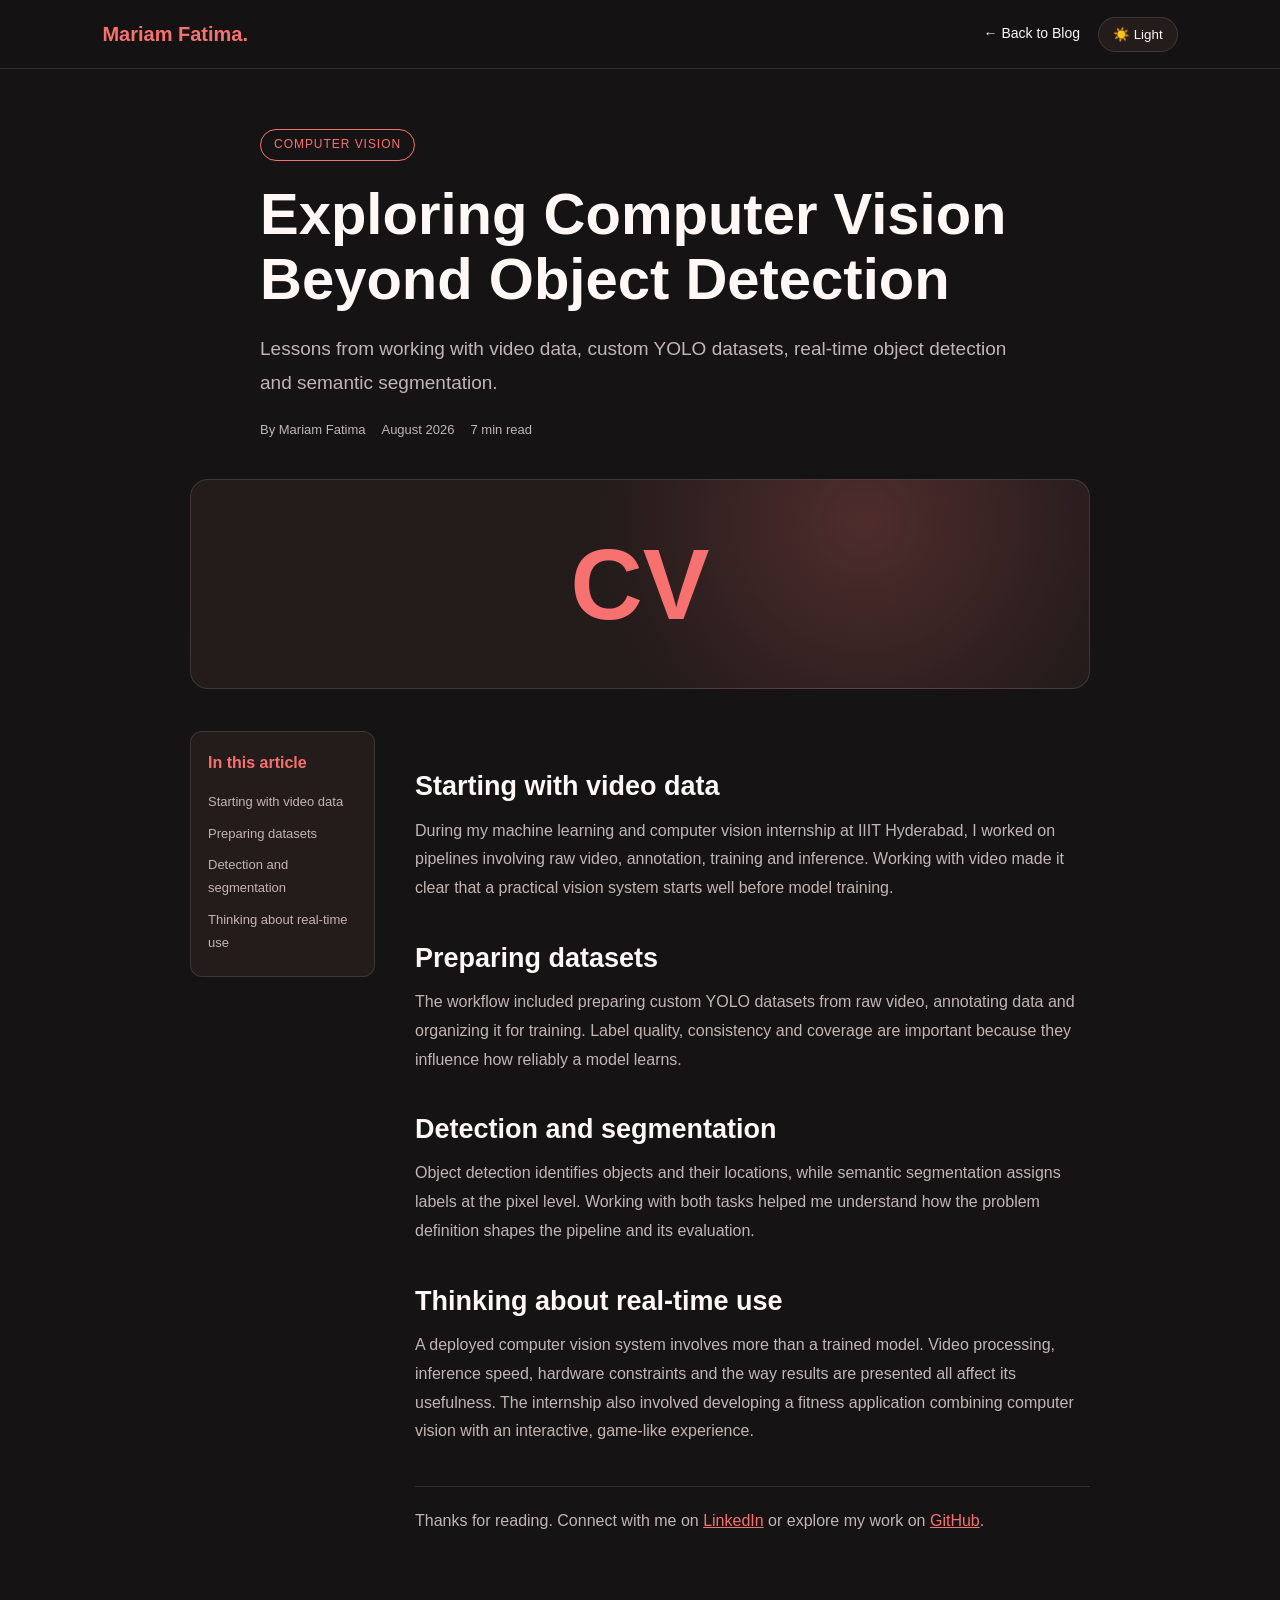
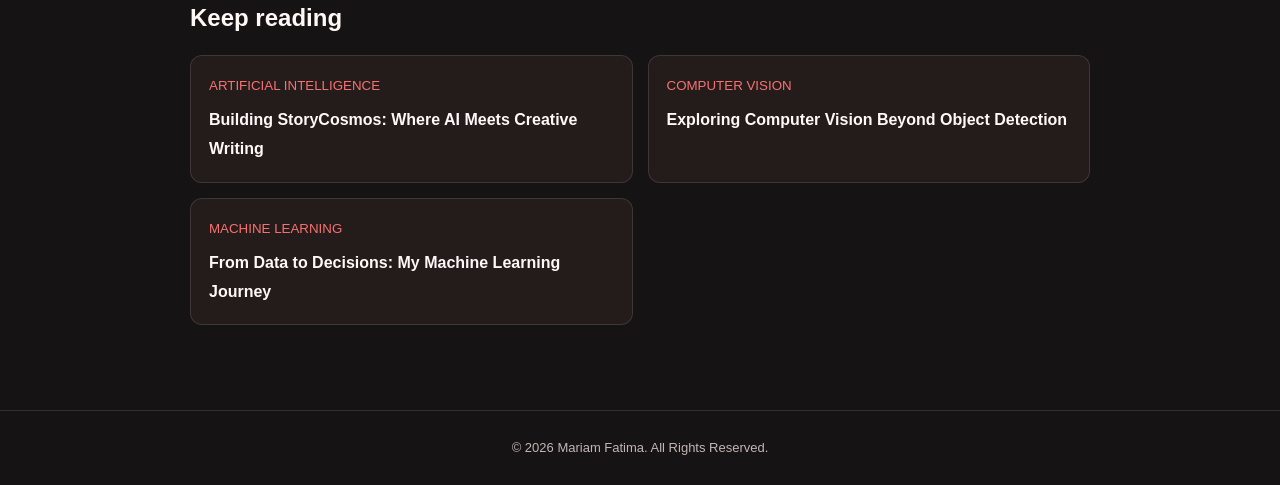
<file: blog/computer-vision.html>
<!doctype html>
<html lang="en"><head><meta charset="utf-8"><meta name="viewport" content="width=device-width,initial-scale=1">
<meta name="description" content="Lessons from working with video data, custom YOLO datasets, real-time object detection and semantic segmentation."><title>Exploring Computer Vision Beyond Object Detection | Mariam Fatima</title><style>
:root{--bg:#151313;--surface:#241b1b;--text:#fff8f7;--muted:#c4b5b5;--accent:#f87171;--border:rgba(255,255,255,.12);--nav:rgba(21,19,19,.92);--code:#211919}
[data-theme="light"]{--bg:#fff8f7;--surface:#fff;--text:#292121;--muted:#6b5b5b;--accent:#b91c1c;--border:rgba(127,29,29,.15);--nav:rgba(255,248,247,.94);--code:#fff0ef}
*{box-sizing:border-box;margin:0;padding:0}html{scroll-behavior:smooth}
body{background:var(--bg);color:var(--text);font:16px/1.8 Arial,sans-serif;transition:.3s}
a{color:var(--accent)}.top{position:sticky;top:0;display:flex;justify-content:space-between;align-items:center;padding:16px 8%;background:var(--nav);backdrop-filter:blur(12px);border-bottom:1px solid var(--border);z-index:4}
.brand{font-size:20px;font-weight:bold;text-decoration:none}.actions{display:flex;gap:18px;align-items:center}.back{color:var(--text);text-decoration:none;font-size:14px}
button{border:1px solid var(--border);border-radius:30px;padding:9px 14px;background:var(--surface);color:var(--text);cursor:pointer}
.wrap{width:min(900px,88%);margin:60px auto 85px}.head{max-width:760px;margin:0 auto 38px}
.cat{display:inline-block;color:var(--accent);border:1px solid var(--accent);border-radius:30px;padding:4px 13px;font-size:12px;text-transform:uppercase;letter-spacing:.08em}
h1{font-size:clamp(34px,6vw,58px);line-height:1.13;margin:20px 0}.dek{font-size:19px;color:var(--muted)}
.meta{display:flex;gap:16px;flex-wrap:wrap;color:var(--muted);font-size:13px;margin-top:18px}
.art{height:210px;border:1px solid var(--border);border-radius:18px;background:radial-gradient(circle at 75% 20%,#f8717133,transparent 38%),var(--surface);display:grid;place-items:center;margin-bottom:42px}
.art span{font-size:100px;font-weight:bold;color:var(--accent)}
.layout{display:grid;grid-template-columns:185px 1fr;gap:40px}.toc{position:sticky;top:90px;align-self:start;background:var(--surface);border:1px solid var(--border);padding:17px;border-radius:12px}
.toc b{color:var(--accent);display:block;margin-bottom:8px}.toc a{display:block;text-decoration:none;color:var(--muted);font-size:13px;padding:4px 0}
article h2{font-size:27px;line-height:1.3;margin:38px 0 12px;scroll-margin-top:90px}article p{color:var(--muted);margin-bottom:17px}
article ul{padding-left:24px;color:var(--muted);margin-bottom:20px}article li{margin:8px 0}
.callout{border-left:3px solid var(--accent);background:var(--surface);padding:17px 20px;margin:24px 0;color:var(--muted)}
code,pre{background:var(--code);border:1px solid var(--border);border-radius:7px}code{padding:2px 5px;color:var(--accent)}
.end{border-top:1px solid var(--border);margin-top:40px;padding-top:20px;color:var(--muted)}
.related{margin-top:60px}.related h2{margin-bottom:16px}.cards{display:grid;grid-template-columns:repeat(2,1fr);gap:15px}
.card{display:block;padding:18px;background:var(--surface);border:1px solid var(--border);border-radius:12px;text-decoration:none;color:var(--text)}
.card:hover{border-color:var(--accent);transform:translateY(-3px)}.card small{display:block;color:var(--accent);margin-bottom:8px}
.progress{position:fixed;top:0;left:0;height:3px;width:0;background:var(--accent);z-index:6}
footer{text-align:center;padding:25px;border-top:1px solid var(--border);color:var(--muted);font-size:13px}
@media(max-width:700px){.top{padding:14px 5%}.wrap{margin-top:38px}.layout{grid-template-columns:1fr;gap:22px}.toc{position:static}.toc a{display:inline-block;margin-right:10px}.cards{grid-template-columns:1fr}.art{height:150px}.art span{font-size:70px}}
</style></head>
<body><div class="progress" id="progress"></div>
<header class="top"><a class="brand" href="../index.html">Mariam Fatima.</a><div class="actions"><a class="back" href="../index.html#blog">← Back to Blog</a><button id="theme">☀️ Light</button></div></header>
<main class="wrap"><header class="head"><span class="cat">Computer Vision</span><h1>Exploring Computer Vision Beyond Object Detection</h1><p class="dek">Lessons from working with video data, custom YOLO datasets, real-time object detection and semantic segmentation.</p><div class="meta"><span>By Mariam Fatima</span><span>August 2026</span><span>7 min read</span></div></header>
<div class="art" aria-hidden="true"><span>CV</span></div>
<div class="layout"><aside class="toc"><b>In this article</b><a href="#video">Starting with video data</a><a href="#datasets">Preparing datasets</a><a href="#tasks">Detection and segmentation</a><a href="#realtime">Thinking about real-time use</a></aside><article><h2 id="video">Starting with video data</h2><p>During my machine learning and computer vision internship at IIIT Hyderabad, I worked on pipelines involving raw video, annotation, training and inference. Working with video made it clear that a practical vision system starts well before model training.</p><h2 id="datasets">Preparing datasets</h2><p>The workflow included preparing custom YOLO datasets from raw video, annotating data and organizing it for training. Label quality, consistency and coverage are important because they influence how reliably a model learns.</p><h2 id="tasks">Detection and segmentation</h2><p>Object detection identifies objects and their locations, while semantic segmentation assigns labels at the pixel level. Working with both tasks helped me understand how the problem definition shapes the pipeline and its evaluation.</p><h2 id="realtime">Thinking about real-time use</h2><p>A deployed computer vision system involves more than a trained model. Video processing, inference speed, hardware constraints and the way results are presented all affect its usefulness. The internship also involved developing a fitness application combining computer vision with an interactive, game-like experience.</p>
<div class="end">Thanks for reading. Connect with me on <a href="https://www.linkedin.com/in/mariamf136/" target="_blank" rel="noopener">LinkedIn</a> or explore my work on <a href="https://github.com/MariamF35" target="_blank" rel="noopener">GitHub</a>.</div></article></div>
<section class="related"><h2>Keep reading</h2><div class="cards">
    <a class="card" href="storycosmos.html"><small>ARTIFICIAL INTELLIGENCE</small><b>Building StoryCosmos: Where AI Meets Creative Writing</b></a>
    <a class="card" href="computer-vision.html"><small>COMPUTER VISION</small><b>Exploring Computer Vision Beyond Object Detection</b></a>
    <a class="card" href="machine-learning.html"><small>MACHINE LEARNING</small><b>From Data to Decisions: My Machine Learning Journey</b></a></div></section></main>
<footer>© 2026 Mariam Fatima. All Rights Reserved.</footer>
<script>
const root=document.documentElement,btn=document.getElementById('theme');
function setTheme(t){root.setAttribute('data-theme',t);btn.textContent=t==='light'?'🌙 Dark':'☀️ Light';localStorage.setItem('portfolio-theme',t)}
setTheme(localStorage.getItem('portfolio-theme')||'dark');
btn.addEventListener('click',()=>setTheme(root.getAttribute('data-theme')==='dark'?'light':'dark'));
const bar=document.getElementById('progress');
window.addEventListener('scroll',()=>{const max=document.documentElement.scrollHeight-innerHeight;bar.style.width=(max>0?scrollY/max*100:0)+'%'},{passive:true});
</script></body></html>
</file>
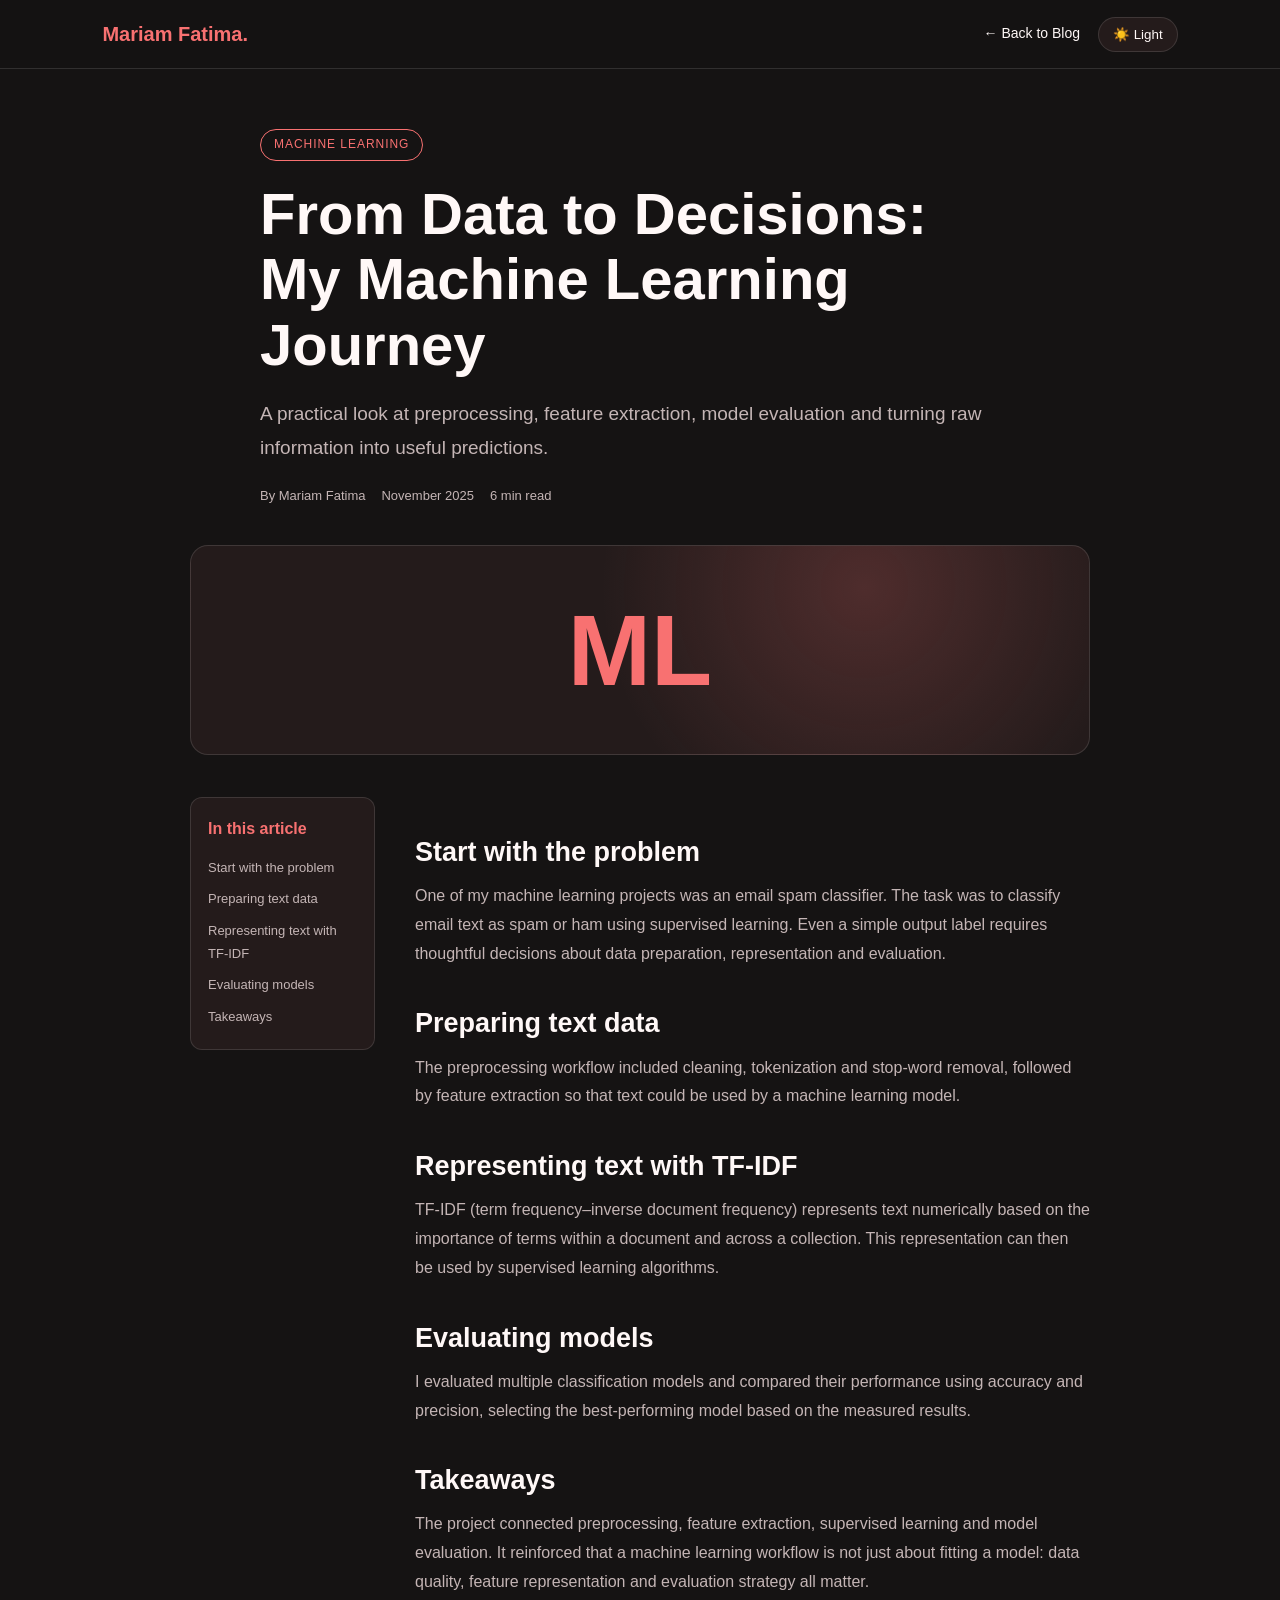
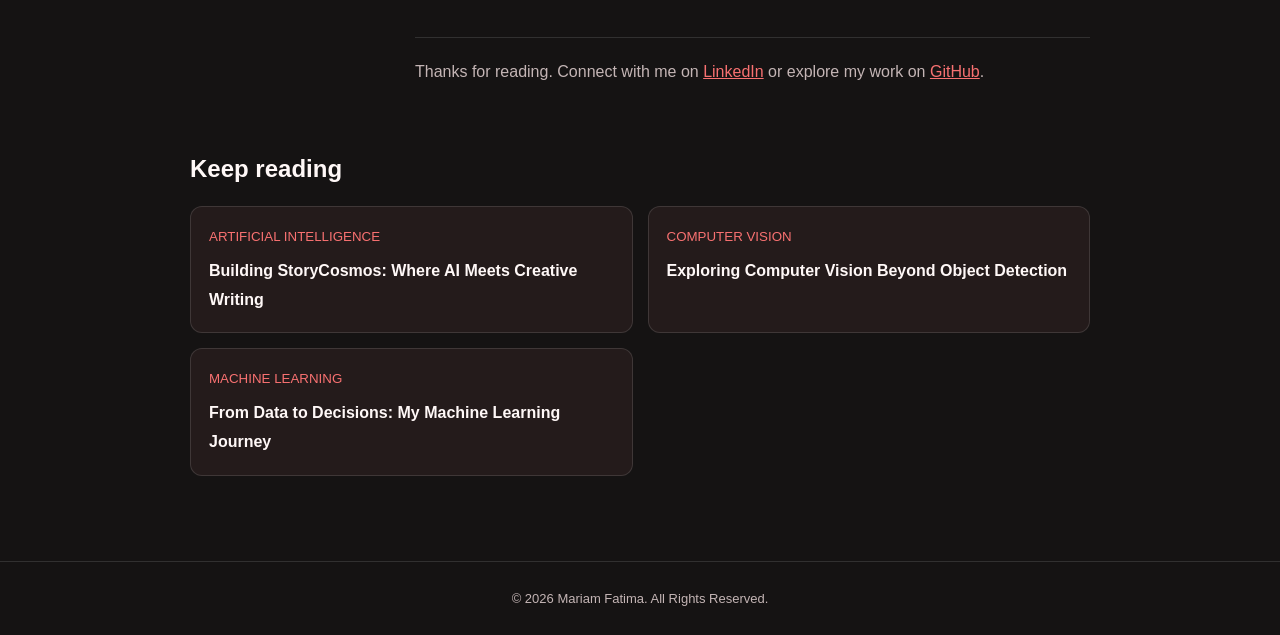
<file: blog/machine-learning.html>
<!doctype html>
<html lang="en"><head><meta charset="utf-8"><meta name="viewport" content="width=device-width,initial-scale=1">
<meta name="description" content="A practical look at preprocessing, feature extraction, model evaluation and turning raw information into useful predictions."><title>From Data to Decisions: My Machine Learning Journey | Mariam Fatima</title><style>
:root{--bg:#151313;--surface:#241b1b;--text:#fff8f7;--muted:#c4b5b5;--accent:#f87171;--border:rgba(255,255,255,.12);--nav:rgba(21,19,19,.92);--code:#211919}
[data-theme="light"]{--bg:#fff8f7;--surface:#fff;--text:#292121;--muted:#6b5b5b;--accent:#b91c1c;--border:rgba(127,29,29,.15);--nav:rgba(255,248,247,.94);--code:#fff0ef}
*{box-sizing:border-box;margin:0;padding:0}html{scroll-behavior:smooth}
body{background:var(--bg);color:var(--text);font:16px/1.8 Arial,sans-serif;transition:.3s}
a{color:var(--accent)}.top{position:sticky;top:0;display:flex;justify-content:space-between;align-items:center;padding:16px 8%;background:var(--nav);backdrop-filter:blur(12px);border-bottom:1px solid var(--border);z-index:4}
.brand{font-size:20px;font-weight:bold;text-decoration:none}.actions{display:flex;gap:18px;align-items:center}.back{color:var(--text);text-decoration:none;font-size:14px}
button{border:1px solid var(--border);border-radius:30px;padding:9px 14px;background:var(--surface);color:var(--text);cursor:pointer}
.wrap{width:min(900px,88%);margin:60px auto 85px}.head{max-width:760px;margin:0 auto 38px}
.cat{display:inline-block;color:var(--accent);border:1px solid var(--accent);border-radius:30px;padding:4px 13px;font-size:12px;text-transform:uppercase;letter-spacing:.08em}
h1{font-size:clamp(34px,6vw,58px);line-height:1.13;margin:20px 0}.dek{font-size:19px;color:var(--muted)}
.meta{display:flex;gap:16px;flex-wrap:wrap;color:var(--muted);font-size:13px;margin-top:18px}
.art{height:210px;border:1px solid var(--border);border-radius:18px;background:radial-gradient(circle at 75% 20%,#f8717133,transparent 38%),var(--surface);display:grid;place-items:center;margin-bottom:42px}
.art span{font-size:100px;font-weight:bold;color:var(--accent)}
.layout{display:grid;grid-template-columns:185px 1fr;gap:40px}.toc{position:sticky;top:90px;align-self:start;background:var(--surface);border:1px solid var(--border);padding:17px;border-radius:12px}
.toc b{color:var(--accent);display:block;margin-bottom:8px}.toc a{display:block;text-decoration:none;color:var(--muted);font-size:13px;padding:4px 0}
article h2{font-size:27px;line-height:1.3;margin:38px 0 12px;scroll-margin-top:90px}article p{color:var(--muted);margin-bottom:17px}
article ul{padding-left:24px;color:var(--muted);margin-bottom:20px}article li{margin:8px 0}
.callout{border-left:3px solid var(--accent);background:var(--surface);padding:17px 20px;margin:24px 0;color:var(--muted)}
code,pre{background:var(--code);border:1px solid var(--border);border-radius:7px}code{padding:2px 5px;color:var(--accent)}
.end{border-top:1px solid var(--border);margin-top:40px;padding-top:20px;color:var(--muted)}
.related{margin-top:60px}.related h2{margin-bottom:16px}.cards{display:grid;grid-template-columns:repeat(2,1fr);gap:15px}
.card{display:block;padding:18px;background:var(--surface);border:1px solid var(--border);border-radius:12px;text-decoration:none;color:var(--text)}
.card:hover{border-color:var(--accent);transform:translateY(-3px)}.card small{display:block;color:var(--accent);margin-bottom:8px}
.progress{position:fixed;top:0;left:0;height:3px;width:0;background:var(--accent);z-index:6}
footer{text-align:center;padding:25px;border-top:1px solid var(--border);color:var(--muted);font-size:13px}
@media(max-width:700px){.top{padding:14px 5%}.wrap{margin-top:38px}.layout{grid-template-columns:1fr;gap:22px}.toc{position:static}.toc a{display:inline-block;margin-right:10px}.cards{grid-template-columns:1fr}.art{height:150px}.art span{font-size:70px}}
</style></head>
<body><div class="progress" id="progress"></div>
<header class="top"><a class="brand" href="../index.html">Mariam Fatima.</a><div class="actions"><a class="back" href="../index.html#blog">← Back to Blog</a><button id="theme">☀️ Light</button></div></header>
<main class="wrap"><header class="head"><span class="cat">Machine Learning</span><h1>From Data to Decisions: My Machine Learning Journey</h1><p class="dek">A practical look at preprocessing, feature extraction, model evaluation and turning raw information into useful predictions.</p><div class="meta"><span>By Mariam Fatima</span><span>November 2025</span><span>6 min read</span></div></header>
<div class="art" aria-hidden="true"><span>ML</span></div>
<div class="layout"><aside class="toc"><b>In this article</b><a href="#problem">Start with the problem</a><a href="#preprocess">Preparing text data</a><a href="#tfidf">Representing text with TF-IDF</a><a href="#evaluation">Evaluating models</a><a href="#takeaways">Takeaways</a></aside><article><h2 id="problem">Start with the problem</h2><p>One of my machine learning projects was an email spam classifier. The task was to classify email text as spam or ham using supervised learning. Even a simple output label requires thoughtful decisions about data preparation, representation and evaluation.</p><h2 id="preprocess">Preparing text data</h2><p>The preprocessing workflow included cleaning, tokenization and stop-word removal, followed by feature extraction so that text could be used by a machine learning model.</p><h2 id="tfidf">Representing text with TF-IDF</h2><p>TF-IDF (term frequency–inverse document frequency) represents text numerically based on the importance of terms within a document and across a collection. This representation can then be used by supervised learning algorithms.</p><h2 id="evaluation">Evaluating models</h2><p>I evaluated multiple classification models and compared their performance using accuracy and precision, selecting the best-performing model based on the measured results.</p><h2 id="takeaways">Takeaways</h2><p>The project connected preprocessing, feature extraction, supervised learning and model evaluation. It reinforced that a machine learning workflow is not just about fitting a model: data quality, feature representation and evaluation strategy all matter.</p>
<div class="end">Thanks for reading. Connect with me on <a href="https://www.linkedin.com/in/mariamf136/" target="_blank" rel="noopener">LinkedIn</a> or explore my work on <a href="https://github.com/MariamF35" target="_blank" rel="noopener">GitHub</a>.</div></article></div>
<section class="related"><h2>Keep reading</h2><div class="cards">
    <a class="card" href="storycosmos.html"><small>ARTIFICIAL INTELLIGENCE</small><b>Building StoryCosmos: Where AI Meets Creative Writing</b></a>
    <a class="card" href="computer-vision.html"><small>COMPUTER VISION</small><b>Exploring Computer Vision Beyond Object Detection</b></a>
    <a class="card" href="machine-learning.html"><small>MACHINE LEARNING</small><b>From Data to Decisions: My Machine Learning Journey</b></a></div></section></main>
<footer>© 2026 Mariam Fatima. All Rights Reserved.</footer>
<script>
const root=document.documentElement,btn=document.getElementById('theme');
function setTheme(t){root.setAttribute('data-theme',t);btn.textContent=t==='light'?'🌙 Dark':'☀️ Light';localStorage.setItem('portfolio-theme',t)}
setTheme(localStorage.getItem('portfolio-theme')||'dark');
btn.addEventListener('click',()=>setTheme(root.getAttribute('data-theme')==='dark'?'light':'dark'));
const bar=document.getElementById('progress');
window.addEventListener('scroll',()=>{const max=document.documentElement.scrollHeight-innerHeight;bar.style.width=(max>0?scrollY/max*100:0)+'%'},{passive:true});
</script></body></html>
</file>
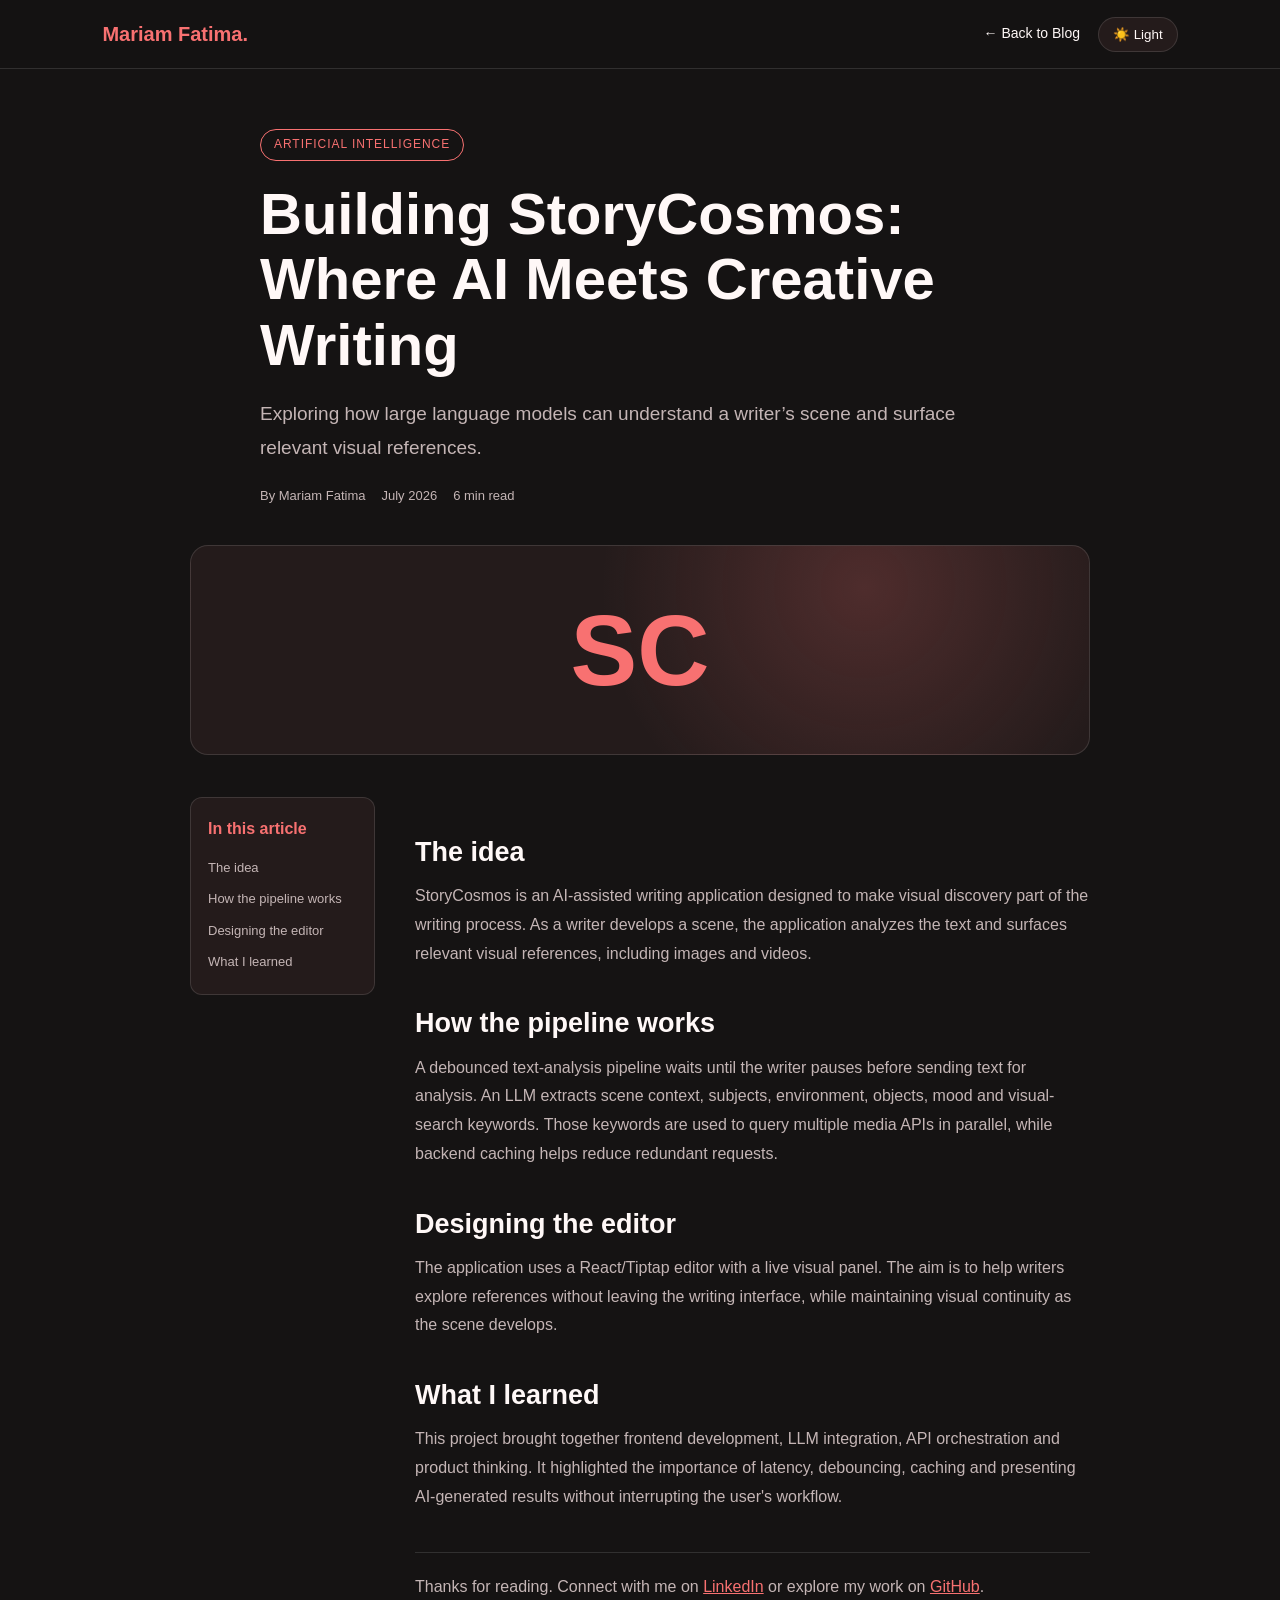
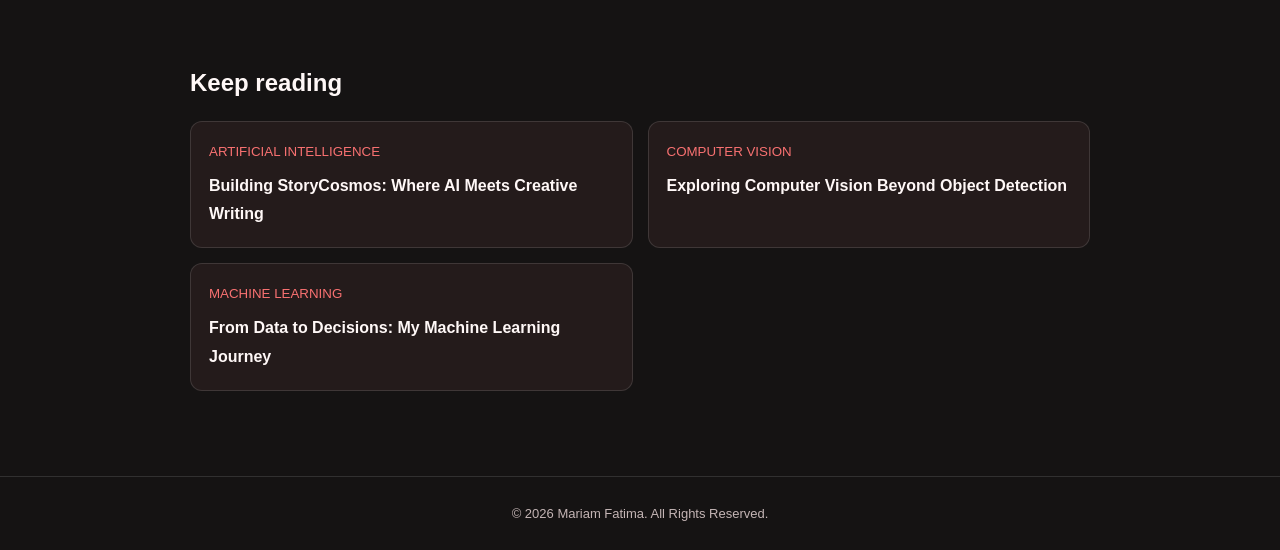
<file: blog/storycosmos.html>
<!doctype html>
<html lang="en"><head><meta charset="utf-8"><meta name="viewport" content="width=device-width,initial-scale=1">
<meta name="description" content="Exploring how large language models can understand a writer’s scene and surface relevant visual references."><title>Building StoryCosmos: Where AI Meets Creative Writing | Mariam Fatima</title><style>
:root{--bg:#151313;--surface:#241b1b;--text:#fff8f7;--muted:#c4b5b5;--accent:#f87171;--border:rgba(255,255,255,.12);--nav:rgba(21,19,19,.92);--code:#211919}
[data-theme="light"]{--bg:#fff8f7;--surface:#fff;--text:#292121;--muted:#6b5b5b;--accent:#b91c1c;--border:rgba(127,29,29,.15);--nav:rgba(255,248,247,.94);--code:#fff0ef}
*{box-sizing:border-box;margin:0;padding:0}html{scroll-behavior:smooth}
body{background:var(--bg);color:var(--text);font:16px/1.8 Arial,sans-serif;transition:.3s}
a{color:var(--accent)}.top{position:sticky;top:0;display:flex;justify-content:space-between;align-items:center;padding:16px 8%;background:var(--nav);backdrop-filter:blur(12px);border-bottom:1px solid var(--border);z-index:4}
.brand{font-size:20px;font-weight:bold;text-decoration:none}.actions{display:flex;gap:18px;align-items:center}.back{color:var(--text);text-decoration:none;font-size:14px}
button{border:1px solid var(--border);border-radius:30px;padding:9px 14px;background:var(--surface);color:var(--text);cursor:pointer}
.wrap{width:min(900px,88%);margin:60px auto 85px}.head{max-width:760px;margin:0 auto 38px}
.cat{display:inline-block;color:var(--accent);border:1px solid var(--accent);border-radius:30px;padding:4px 13px;font-size:12px;text-transform:uppercase;letter-spacing:.08em}
h1{font-size:clamp(34px,6vw,58px);line-height:1.13;margin:20px 0}.dek{font-size:19px;color:var(--muted)}
.meta{display:flex;gap:16px;flex-wrap:wrap;color:var(--muted);font-size:13px;margin-top:18px}
.art{height:210px;border:1px solid var(--border);border-radius:18px;background:radial-gradient(circle at 75% 20%,#f8717133,transparent 38%),var(--surface);display:grid;place-items:center;margin-bottom:42px}
.art span{font-size:100px;font-weight:bold;color:var(--accent)}
.layout{display:grid;grid-template-columns:185px 1fr;gap:40px}.toc{position:sticky;top:90px;align-self:start;background:var(--surface);border:1px solid var(--border);padding:17px;border-radius:12px}
.toc b{color:var(--accent);display:block;margin-bottom:8px}.toc a{display:block;text-decoration:none;color:var(--muted);font-size:13px;padding:4px 0}
article h2{font-size:27px;line-height:1.3;margin:38px 0 12px;scroll-margin-top:90px}article p{color:var(--muted);margin-bottom:17px}
article ul{padding-left:24px;color:var(--muted);margin-bottom:20px}article li{margin:8px 0}
.callout{border-left:3px solid var(--accent);background:var(--surface);padding:17px 20px;margin:24px 0;color:var(--muted)}
code,pre{background:var(--code);border:1px solid var(--border);border-radius:7px}code{padding:2px 5px;color:var(--accent)}
.end{border-top:1px solid var(--border);margin-top:40px;padding-top:20px;color:var(--muted)}
.related{margin-top:60px}.related h2{margin-bottom:16px}.cards{display:grid;grid-template-columns:repeat(2,1fr);gap:15px}
.card{display:block;padding:18px;background:var(--surface);border:1px solid var(--border);border-radius:12px;text-decoration:none;color:var(--text)}
.card:hover{border-color:var(--accent);transform:translateY(-3px)}.card small{display:block;color:var(--accent);margin-bottom:8px}
.progress{position:fixed;top:0;left:0;height:3px;width:0;background:var(--accent);z-index:6}
footer{text-align:center;padding:25px;border-top:1px solid var(--border);color:var(--muted);font-size:13px}
@media(max-width:700px){.top{padding:14px 5%}.wrap{margin-top:38px}.layout{grid-template-columns:1fr;gap:22px}.toc{position:static}.toc a{display:inline-block;margin-right:10px}.cards{grid-template-columns:1fr}.art{height:150px}.art span{font-size:70px}}
</style></head>
<body><div class="progress" id="progress"></div>
<header class="top"><a class="brand" href="../index.html">Mariam Fatima.</a><div class="actions"><a class="back" href="../index.html#blog">← Back to Blog</a><button id="theme">☀️ Light</button></div></header>
<main class="wrap"><header class="head"><span class="cat">Artificial Intelligence</span><h1>Building StoryCosmos: Where AI Meets Creative Writing</h1><p class="dek">Exploring how large language models can understand a writer’s scene and surface relevant visual references.</p><div class="meta"><span>By Mariam Fatima</span><span>July 2026</span><span>6 min read</span></div></header>
<div class="art" aria-hidden="true"><span>SC</span></div>
<div class="layout"><aside class="toc"><b>In this article</b><a href="#idea">The idea</a><a href="#pipeline">How the pipeline works</a><a href="#editor">Designing the editor</a><a href="#lessons">What I learned</a></aside><article><h2 id="idea">The idea</h2><p>StoryCosmos is an AI-assisted writing application designed to make visual discovery part of the writing process. As a writer develops a scene, the application analyzes the text and surfaces relevant visual references, including images and videos.</p><h2 id="pipeline">How the pipeline works</h2><p>A debounced text-analysis pipeline waits until the writer pauses before sending text for analysis. An LLM extracts scene context, subjects, environment, objects, mood and visual-search keywords. Those keywords are used to query multiple media APIs in parallel, while backend caching helps reduce redundant requests.</p><h2 id="editor">Designing the editor</h2><p>The application uses a React/Tiptap editor with a live visual panel. The aim is to help writers explore references without leaving the writing interface, while maintaining visual continuity as the scene develops.</p><h2 id="lessons">What I learned</h2><p>This project brought together frontend development, LLM integration, API orchestration and product thinking. It highlighted the importance of latency, debouncing, caching and presenting AI-generated results without interrupting the user's workflow.</p>
<div class="end">Thanks for reading. Connect with me on <a href="https://www.linkedin.com/in/mariamf136/" target="_blank" rel="noopener">LinkedIn</a> or explore my work on <a href="https://github.com/MariamF35" target="_blank" rel="noopener">GitHub</a>.</div></article></div>
<section class="related"><h2>Keep reading</h2><div class="cards">
    <a class="card" href="storycosmos.html"><small>ARTIFICIAL INTELLIGENCE</small><b>Building StoryCosmos: Where AI Meets Creative Writing</b></a>
    <a class="card" href="computer-vision.html"><small>COMPUTER VISION</small><b>Exploring Computer Vision Beyond Object Detection</b></a>
    <a class="card" href="machine-learning.html"><small>MACHINE LEARNING</small><b>From Data to Decisions: My Machine Learning Journey</b></a></div></section></main>
<footer>© 2026 Mariam Fatima. All Rights Reserved.</footer>
<script>
const root=document.documentElement,btn=document.getElementById('theme');
function setTheme(t){root.setAttribute('data-theme',t);btn.textContent=t==='light'?'🌙 Dark':'☀️ Light';localStorage.setItem('portfolio-theme',t)}
setTheme(localStorage.getItem('portfolio-theme')||'dark');
btn.addEventListener('click',()=>setTheme(root.getAttribute('data-theme')==='dark'?'light':'dark'));
const bar=document.getElementById('progress');
window.addEventListener('scroll',()=>{const max=document.documentElement.scrollHeight-innerHeight;bar.style.width=(max>0?scrollY/max*100:0)+'%'},{passive:true});
</script></body></html>
</file>
